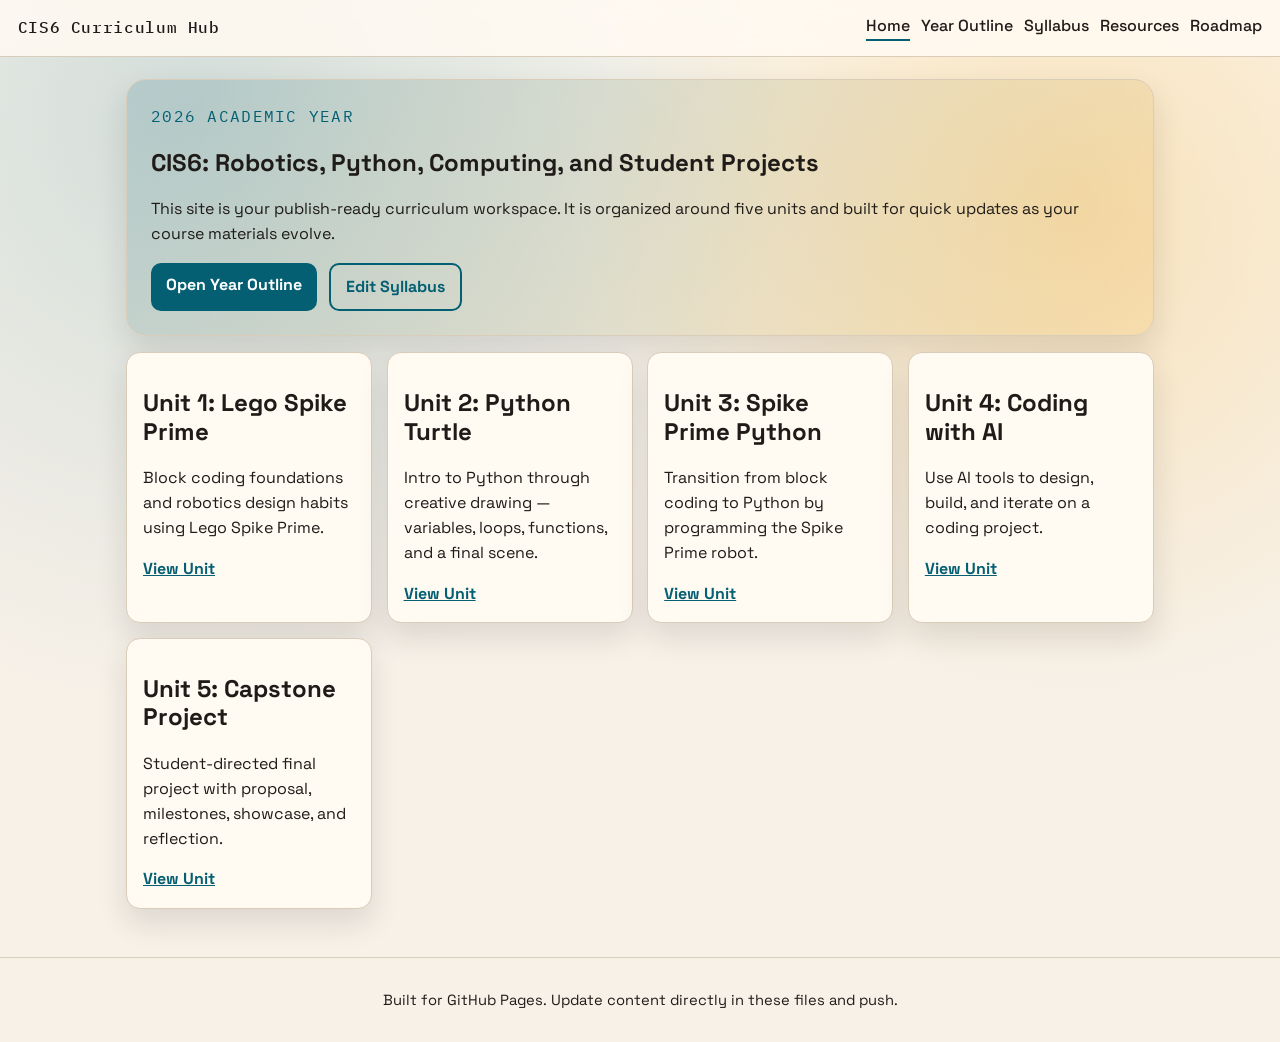
<file: index.html>
<!doctype html>
<html lang="en">
<head>
  <meta charset="utf-8" />
  <meta name="viewport" content="width=device-width, initial-scale=1" />
  <title>CIS6 Curriculum Hub</title>
  <meta name="description" content="CIS6 year-long curriculum planning and publishing hub." />
  <link rel="preconnect" href="https://fonts.googleapis.com" />
  <link rel="preconnect" href="https://fonts.gstatic.com" crossorigin />
  <link href="https://fonts.googleapis.com/css2?family=Space+Grotesk:wght@400;500;700&family=IBM+Plex+Mono:wght@400;500&display=swap" rel="stylesheet" />
  <link rel="stylesheet" href="assets/css/styles.css" />
</head>
<body>
  <header class="site-header">
    <div class="brand">CIS6 Curriculum Hub</div>
    <nav>
      <a href="index.html" class="active">Home</a>
      <a href="year-outline.html">Year Outline</a>
      <a href="syllabus.html">Syllabus</a>
      <a href="planning/resources.html">Resources</a>
      <a href="planning/roadmap.html">Roadmap</a>
    </nav>
  </header>

  <main>
    <section class="hero reveal">
      <p class="eyebrow">2026 Academic Year</p>
      <h1>CIS6: Robotics, Python, Computing, and Student Projects</h1>
      <p>
        This site is your publish-ready curriculum workspace. It is organized around
        five units and built for quick updates as your course materials evolve.
      </p>
      <div class="cta-row">
        <a class="button" href="year-outline.html">Open Year Outline</a>
        <a class="button ghost" href="syllabus.html">Edit Syllabus</a>
      </div>
    </section>

    <section class="grid reveal">
      <article class="card">
        <h2>Unit 1: Lego Spike Prime</h2>
        <p>Block coding foundations and robotics design habits using Lego Spike Prime.</p>
        <a href="units/term1-lego-blocks.html">View Unit</a>
      </article>
      <article class="card">
        <h2>Unit 2: Python Turtle</h2>
        <p>Intro to Python through creative drawing — variables, loops, functions, and a final scene.</p>
        <a href="units/term2-python-turtle.html">View Unit</a>
      </article>
      <article class="card">
        <h2>Unit 3: Spike Prime Python</h2>
        <p>Transition from block coding to Python by programming the Spike Prime robot.</p>
        <a href="units/term2-spike-python.html">View Unit</a>
      </article>
      <article class="card">
        <h2>Unit 4: Coding with AI</h2>
        <p>Use AI tools to design, build, and iterate on a coding project.</p>
        <a href="units/term3-pi-godot.html">View Unit</a>
      </article>
      <article class="card">
        <h2>Unit 5: Capstone Project</h2>
        <p>Student-directed final project with proposal, milestones, showcase, and reflection.</p>
        <a href="units/term4-capstone.html">View Unit</a>
      </article>
    </section>
  </main>

  <footer>
    <p>Built for GitHub Pages. Update content directly in these files and push.</p>
  </footer>

  <script src="assets/js/site.js"></script>
</body>
</html>
</file>
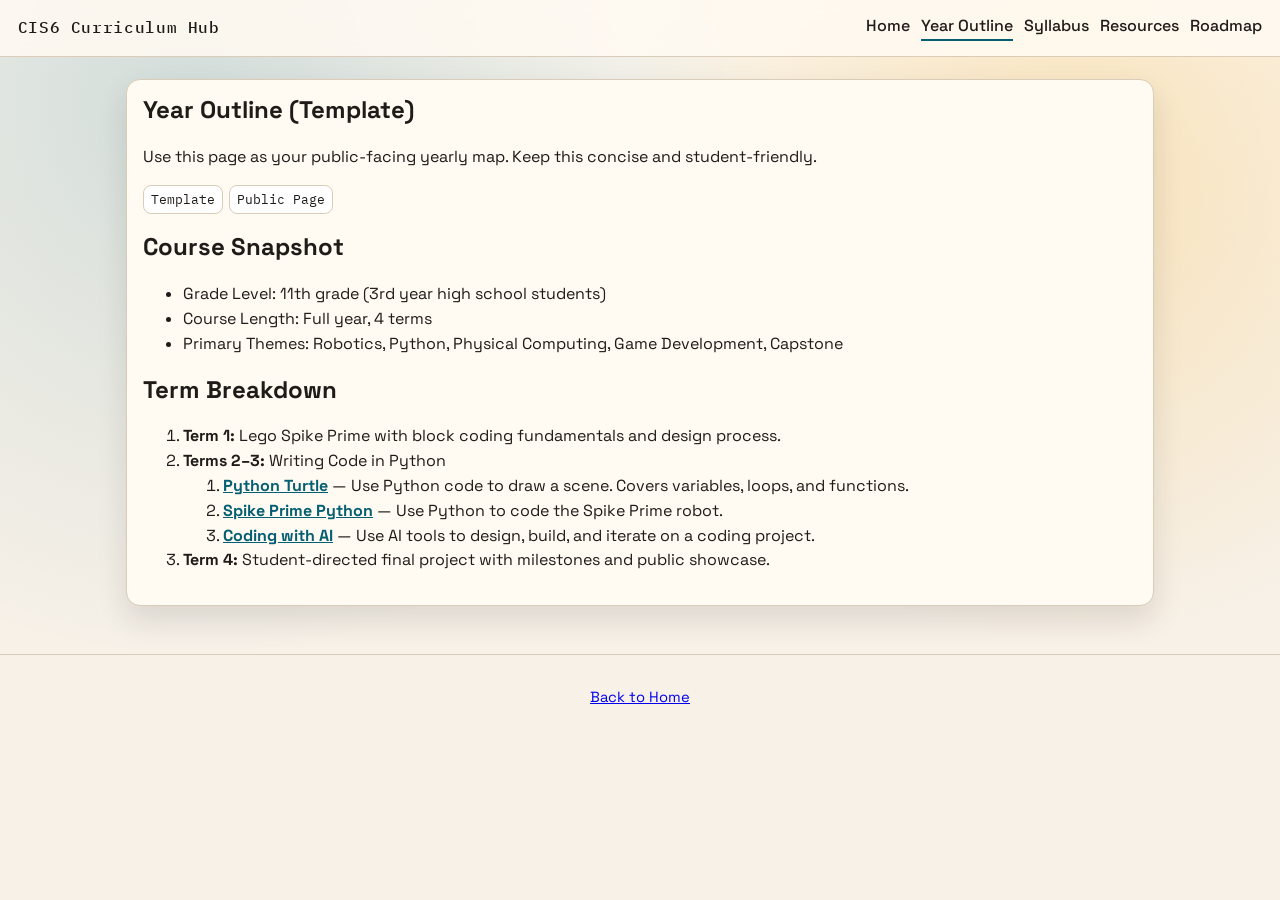
<file: year-outline.html>
<!doctype html>
<html lang="en">
<head>
  <meta charset="utf-8" />
  <meta name="viewport" content="width=device-width, initial-scale=1" />
  <title>Year Outline | CIS6</title>
  <link rel="preconnect" href="https://fonts.googleapis.com" />
  <link rel="preconnect" href="https://fonts.gstatic.com" crossorigin />
  <link href="https://fonts.googleapis.com/css2?family=Space+Grotesk:wght@400;500;700&family=IBM+Plex+Mono:wght@400;500&display=swap" rel="stylesheet" />
  <link rel="stylesheet" href="assets/css/styles.css" />
</head>
<body>
  <header class="site-header">
    <div class="brand">CIS6 Curriculum Hub</div>
    <nav>
      <a href="index.html">Home</a>
      <a href="year-outline.html" class="active">Year Outline</a>
      <a href="syllabus.html">Syllabus</a>
      <a href="planning/resources.html">Resources</a>
      <a href="planning/roadmap.html">Roadmap</a>
    </nav>
  </header>

  <main>
    <section class="content reveal">
      <h1>Year Outline (Template)</h1>
      <p>Use this page as your public-facing yearly map. Keep this concise and student-friendly.</p>
      <p><span class="template-tag">Template</span><span class="template-tag">Public Page</span></p>

      <h2>Course Snapshot</h2>
      <ul>
        <li>Grade Level: 11th grade (3rd year high school students)</li>
        <li>Course Length: Full year, 4 terms</li>
        <li>Primary Themes: Robotics, Python, Physical Computing, Game Development, Capstone</li>
      </ul>

      <h2>Term Breakdown</h2>
      <ol>
        <li><strong>Term 1:</strong> Lego Spike Prime with block coding fundamentals and design process.</li>
        <li><strong>Terms 2–3:</strong> Writing Code in Python
          <ol>
            <li><a href="units/term2-python-turtle.html">Python Turtle</a> — Use Python code to draw a scene. Covers variables, loops, and functions.</li>
            <li><a href="units/term2-spike-python.html">Spike Prime Python</a> — Use Python to code the Spike Prime robot.</li>
            <li><a href="units/term3-pi-godot.html">Coding with AI</a> — Use AI tools to design, build, and iterate on a coding project.</li>
          </ol>
        </li>
        <li><strong>Term 4:</strong> Student-directed final project with milestones and public showcase.</li>
      </ol>

    </section>
  </main>

  <footer>
    <p><a href="index.html">Back to Home</a></p>
  </footer>

  <script src="assets/js/site.js"></script>
</body>
</html>
</file>
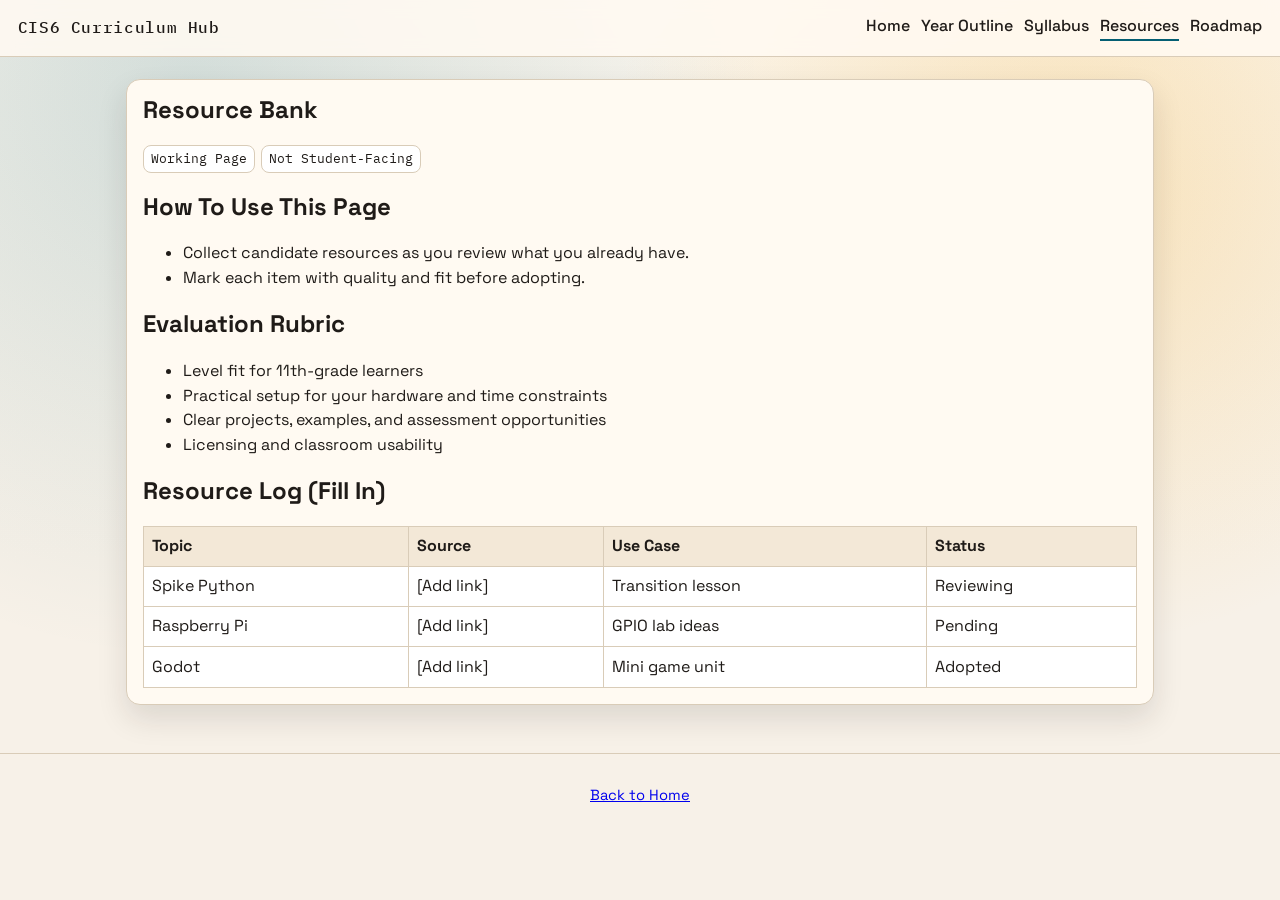
<file: planning/resources.html>
<!doctype html>
<html lang="en">
<head>
  <meta charset="utf-8" />
  <meta name="viewport" content="width=device-width, initial-scale=1" />
  <title>Resource Bank | CIS6</title>
  <link rel="preconnect" href="https://fonts.googleapis.com" />
  <link rel="preconnect" href="https://fonts.gstatic.com" crossorigin />
  <link href="https://fonts.googleapis.com/css2?family=Space+Grotesk:wght@400;500;700&family=IBM+Plex+Mono:wght@400;500&display=swap" rel="stylesheet" />
  <link rel="stylesheet" href="../assets/css/styles.css" />
</head>
<body>
  <header class="site-header">
    <div class="brand">CIS6 Curriculum Hub</div>
    <nav>
      <a href="../index.html">Home</a>
      <a href="../year-outline.html">Year Outline</a>
      <a href="../syllabus.html">Syllabus</a>
      <a href="resources.html" class="active">Resources</a>
      <a href="roadmap.html">Roadmap</a>
    </nav>
  </header>

  <main>
    <section class="content reveal">
      <h1>Resource Bank</h1>
      <p><span class="template-tag">Working Page</span><span class="template-tag">Not Student-Facing</span></p>

      <h2>How To Use This Page</h2>
      <ul>
        <li>Collect candidate resources as you review what you already have.</li>
        <li>Mark each item with quality and fit before adopting.</li>
      </ul>

      <h2>Evaluation Rubric</h2>
      <ul>
        <li>Level fit for 11th-grade learners</li>
        <li>Practical setup for your hardware and time constraints</li>
        <li>Clear projects, examples, and assessment opportunities</li>
        <li>Licensing and classroom usability</li>
      </ul>

      <h2>Resource Log (Fill In)</h2>
      <table>
        <thead>
          <tr><th>Topic</th><th>Source</th><th>Use Case</th><th>Status</th></tr>
        </thead>
        <tbody>
          <tr><td>Spike Python</td><td>[Add link]</td><td>Transition lesson</td><td>Reviewing</td></tr>
          <tr><td>Raspberry Pi</td><td>[Add link]</td><td>GPIO lab ideas</td><td>Pending</td></tr>
          <tr><td>Godot</td><td>[Add link]</td><td>Mini game unit</td><td>Adopted</td></tr>
        </tbody>
      </table>
    </section>
  </main>

  <footer>
    <p><a href="../index.html">Back to Home</a></p>
  </footer>

  <script src="../assets/js/site.js"></script>
</body>
</html>
</file>
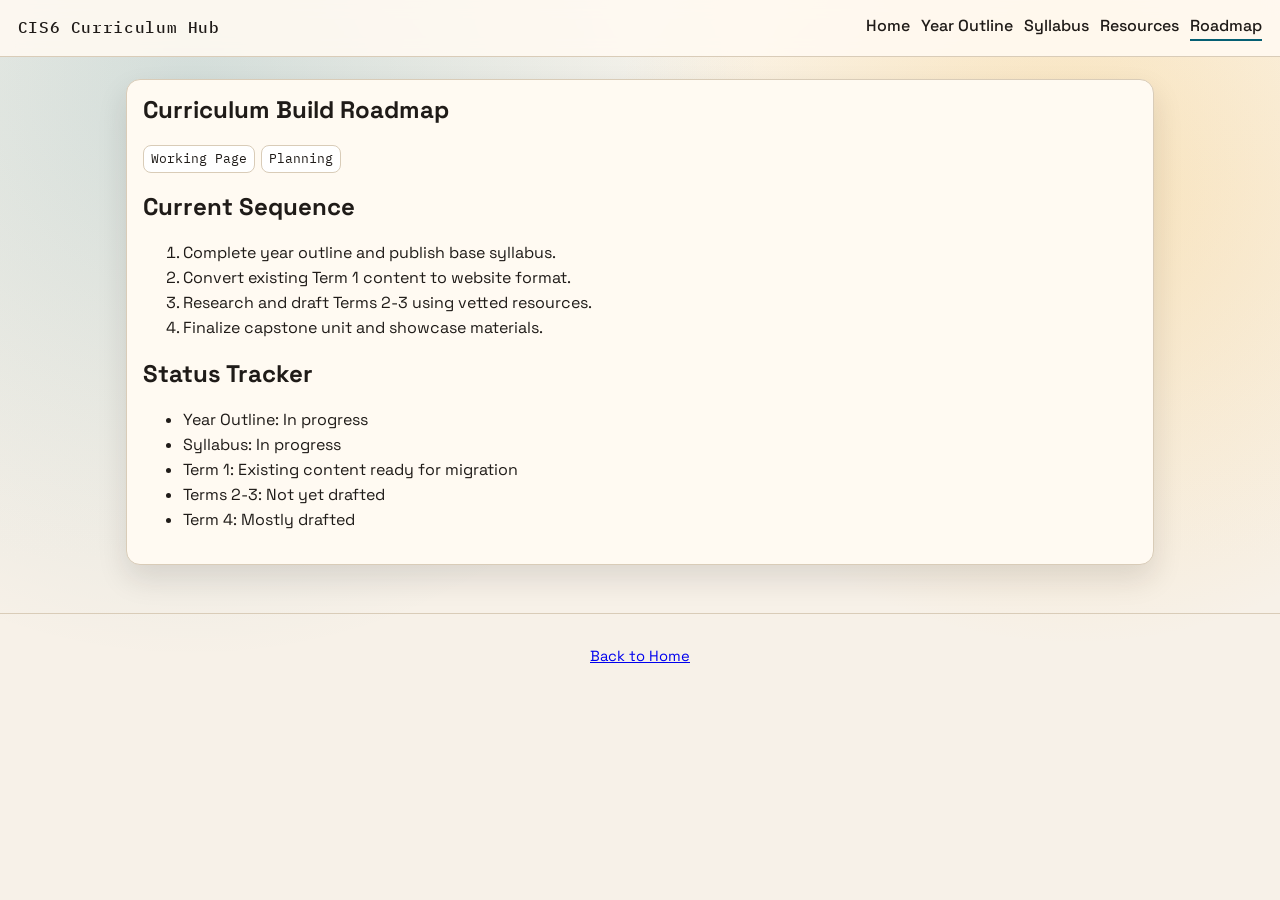
<file: planning/roadmap.html>
<!doctype html>
<html lang="en">
<head>
  <meta charset="utf-8" />
  <meta name="viewport" content="width=device-width, initial-scale=1" />
  <title>Build Roadmap | CIS6</title>
  <link rel="preconnect" href="https://fonts.googleapis.com" />
  <link rel="preconnect" href="https://fonts.gstatic.com" crossorigin />
  <link href="https://fonts.googleapis.com/css2?family=Space+Grotesk:wght@400;500;700&family=IBM+Plex+Mono:wght@400;500&display=swap" rel="stylesheet" />
  <link rel="stylesheet" href="../assets/css/styles.css" />
</head>
<body>
  <header class="site-header">
    <div class="brand">CIS6 Curriculum Hub</div>
    <nav>
      <a href="../index.html">Home</a>
      <a href="../year-outline.html">Year Outline</a>
      <a href="../syllabus.html">Syllabus</a>
      <a href="resources.html">Resources</a>
      <a href="roadmap.html" class="active">Roadmap</a>
    </nav>
  </header>

  <main>
    <section class="content reveal">
      <h1>Curriculum Build Roadmap</h1>
      <p><span class="template-tag">Working Page</span><span class="template-tag">Planning</span></p>

      <h2>Current Sequence</h2>
      <ol>
        <li>Complete year outline and publish base syllabus.</li>
        <li>Convert existing Term 1 content to website format.</li>
        <li>Research and draft Terms 2-3 using vetted resources.</li>
        <li>Finalize capstone unit and showcase materials.</li>
      </ol>

      <h2>Status Tracker</h2>
      <ul>
        <li>Year Outline: In progress</li>
        <li>Syllabus: In progress</li>
        <li>Term 1: Existing content ready for migration</li>
        <li>Terms 2-3: Not yet drafted</li>
        <li>Term 4: Mostly drafted</li>
      </ul>
    </section>
  </main>

  <footer>
    <p><a href="../index.html">Back to Home</a></p>
  </footer>

  <script src="../assets/js/site.js"></script>
</body>
</html>
</file>
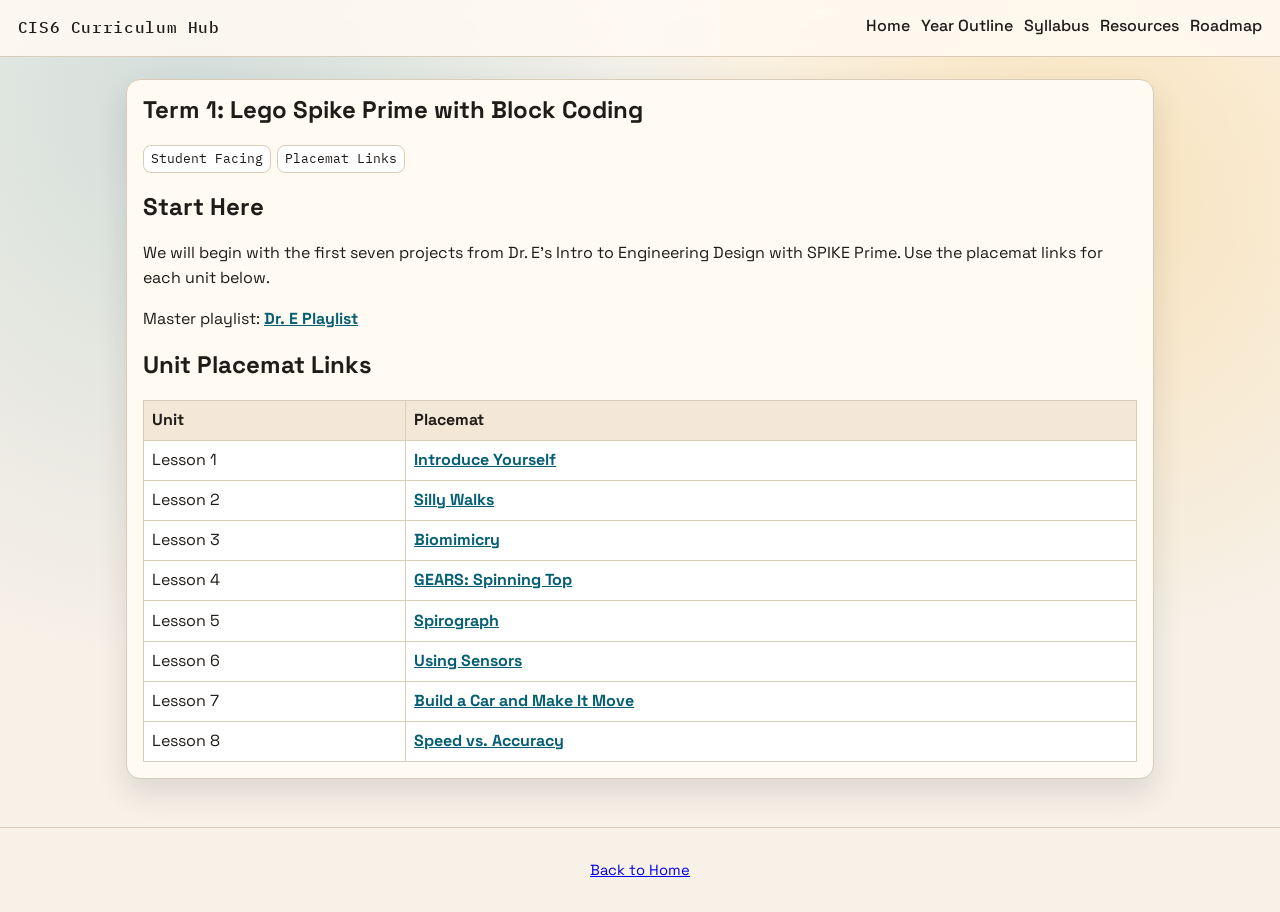
<file: units/term1-lego-blocks.html>
<!doctype html>
<html lang="en">
<head>
  <meta charset="utf-8" />
  <meta name="viewport" content="width=device-width, initial-scale=1" />
  <title>Term 1 Unit | CIS6</title>
  <link rel="preconnect" href="https://fonts.googleapis.com" />
  <link rel="preconnect" href="https://fonts.gstatic.com" crossorigin />
  <link href="https://fonts.googleapis.com/css2?family=Space+Grotesk:wght@400;500;700&family=IBM+Plex+Mono:wght@400;500&display=swap" rel="stylesheet" />
  <link rel="stylesheet" href="../assets/css/styles.css" />
</head>
<body>
  <header class="site-header">
    <div class="brand">CIS6 Curriculum Hub</div>
    <nav>
      <a href="../index.html">Home</a>
      <a href="../year-outline.html">Year Outline</a>
      <a href="../syllabus.html">Syllabus</a>
      <a href="../planning/resources.html">Resources</a>
      <a href="../planning/roadmap.html">Roadmap</a>
    </nav>
  </header>

  <main>
    <section class="content reveal">
      <h1>Term 1: Lego Spike Prime with Block Coding</h1>
      <p><span class="template-tag">Student Facing</span><span class="template-tag">Placemat Links</span></p>

      <h2>Start Here</h2>
      <p>
        We will begin with the first seven projects from Dr. E's Intro to Engineering Design with SPIKE Prime.
        Use the placemat links for each unit below.
      </p>
      <p>
        Master playlist:
        <a href="https://www.ceeoinnovations.org/RoboticsPlayground/playlists/dreplaylist.html" target="_blank" rel="noopener noreferrer">
          Dr. E Playlist
        </a>
      </p>

      <h2>Unit Placemat Links</h2>
      <table>
        <thead>
          <tr><th>Unit</th><th>Placemat</th></tr>
        </thead>
        <tbody>
          <tr><td>Lesson 1</td><td><a href="https://docs.google.com/presentation/d/1r1K0TKizaE_XP2avFrIxUk37LE5B9I2tPuhO_fhNyZ4/edit?usp=drive_link" target="_blank" rel="noopener noreferrer">Introduce Yourself</a></td></tr>
          <tr><td>Lesson 2</td><td><a href="https://docs.google.com/presentation/d/1DBSngRwxdxQ0ReL-p2lal87tHlD9yv-X_ZJ8o3RX1FQ/edit?usp=drive_link" target="_blank" rel="noopener noreferrer">Silly Walks</a></td></tr>
          <tr><td>Lesson 3</td><td><a href="https://docs.google.com/presentation/d/1mLNoNg6cLH-Zqh-xTlWYhzTQDMPUxDhsiY0puu7cf48/edit?usp=drive_link" target="_blank" rel="noopener noreferrer">Biomimicry</a> </td></tr>
          <tr><td>Lesson 4</td><td><a href="https://docs.google.com/presentation/d/1ClazsrAYYHD6r4-fTG1Wtpp696dcsPMrvqNfvBuCZSI/edit?usp=drive_link" target="_blank" rel="noopener noreferrer">GEARS: Spinning Top</a></td></tr>
          <tr><td>Lesson 5</td><td><a href="https://docs.google.com/presentation/d/1dMD-aCHZvMbJ1ZXP_rWi25YMBcTtPaie2jKxo66LOSU/edit?usp=drive_link" target="_blank" rel="noopener noreferrer">Spirograph</a></td></tr>
          <tr><td>Lesson 6</td><td><a href="https://docs.google.com/presentation/d/18bvVFhMl6s5gXtaQBaM9AdU3cpgPT_3b2eNEJVGSEXU/edit?slide=id.p#slide=id.p" target="_blank" rel="noopener noreferrer">Using Sensors</a></td></tr>
          <tr><td>Lesson 7</td><td><a href="https://docs.google.com/presentation/d/13ibQ_N_-LfyCtqRl5bfSGNvNza2nGkzTikIMp_dkexY/edit?slide=id.g3eea7016267_0_12#slide=id.g3eea7016267_0_12" target="_blank" rel="noopener noreferrer">Build a Car and Make It Move</a></td></tr>
          <tr><td>Lesson 8</td><td><a href="https://docs.google.com/presentation/d/14lGX4_ybQkE3dySUEUAV1pNEX1Hu5mGDs3fkw2lOamY/edit?slide=id.g3ea97d626ba_0_5#slide=id.g3ea97d626ba_0_5" target="_blank" rel="noopener noreferrer">Speed vs. Accuracy</a></td></tr>
        </tbody>
      </table>
    </section>
  </main>

  <footer>
    <p><a href="../index.html">Back to Home</a></p>
  </footer>

  <script src="../assets/js/site.js"></script>
</body>
</html>
</file>
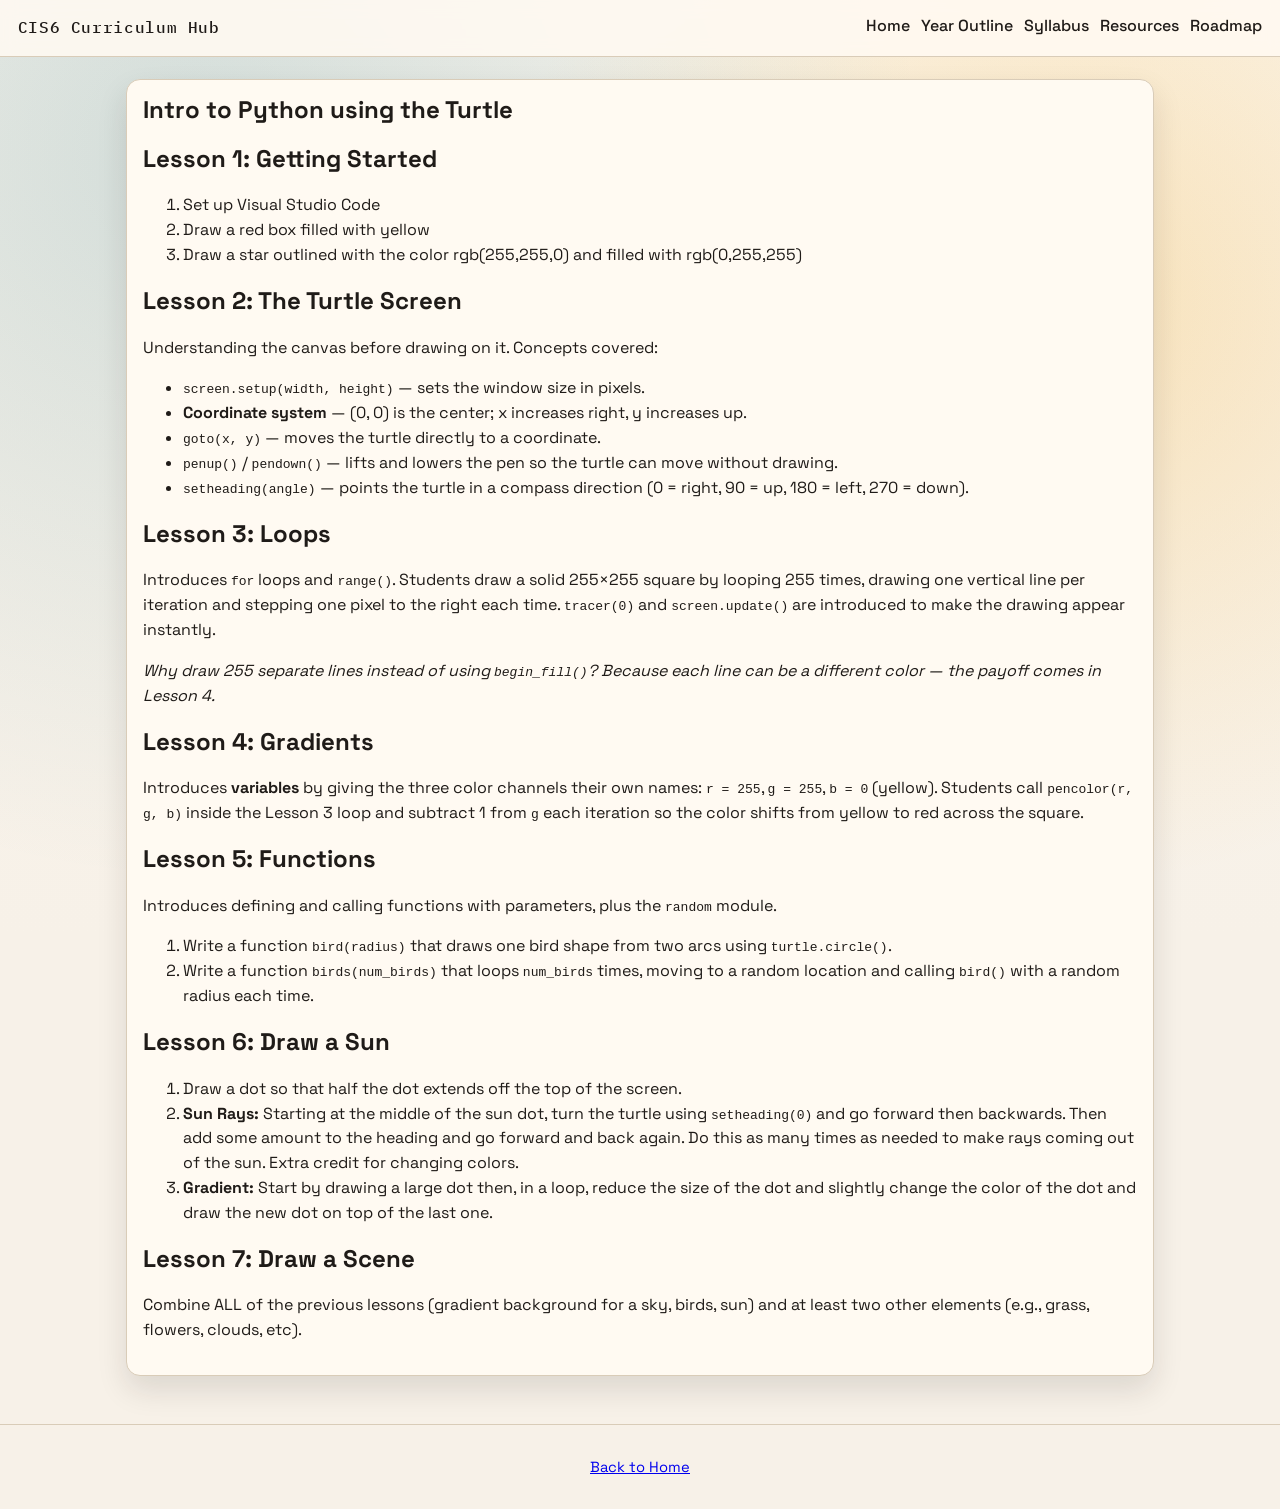
<file: units/term2-python-turtle.html>
<!doctype html>
<html lang="en">
<head>
  <meta charset="utf-8" />
  <meta name="viewport" content="width=device-width, initial-scale=1" />
  <title>Term 2: Python Turtle | CIS6</title>
  <link rel="preconnect" href="https://fonts.googleapis.com" />
  <link rel="preconnect" href="https://fonts.gstatic.com" crossorigin />
  <link href="https://fonts.googleapis.com/css2?family=Space+Grotesk:wght@400;500;700&family=IBM+Plex+Mono:wght@400;500&display=swap" rel="stylesheet" />
  <link rel="stylesheet" href="../assets/css/styles.css" />
</head>
<body>
  <header class="site-header">
    <div class="brand">CIS6 Curriculum Hub</div>
    <nav>
      <a href="../index.html">Home</a>
      <a href="../year-outline.html">Year Outline</a>
      <a href="../syllabus.html">Syllabus</a>
      <a href="../planning/resources.html">Resources</a>
      <a href="../planning/roadmap.html">Roadmap</a>
    </nav>
  </header>

  <main>
    <section class="content reveal">
      <h1>Intro to Python using the Turtle</h1>

      <h2>Lesson 1: Getting Started</h2>
      <ol>
        <li>Set up Visual Studio Code</li>
        <li>Draw a red box filled with yellow</li>
        <li>Draw a star outlined with the color rgb(255,255,0) and filled with rgb(0,255,255)</li>
      </ol>

      <h2>Lesson 2: The Turtle Screen</h2>
      <p>
        Understanding the canvas before drawing on it. Concepts covered:
      </p>
      <ul>
        <li><code>screen.setup(width, height)</code> — sets the window size in pixels.</li>
        <li><strong>Coordinate system</strong> — (0, 0) is the center; x increases right, y increases up.</li>
        <li><code>goto(x, y)</code> — moves the turtle directly to a coordinate.</li>
        <li><code>penup()</code> / <code>pendown()</code> — lifts and lowers the pen so the turtle can move without drawing.</li>
        <li><code>setheading(angle)</code> — points the turtle in a compass direction (0 = right, 90 = up, 180 = left, 270 = down).</li>
      </ul>

      <h2>Lesson 3: Loops</h2>
      <p>
        Introduces <code>for</code> loops and <code>range()</code>. Students draw a solid 255×255 square by
        looping 255 times, drawing one vertical line per iteration and stepping one pixel to the right each time.
        <code>tracer(0)</code> and <code>screen.update()</code> are introduced to make the drawing appear instantly.
      </p>
      <p>
        <em>Why draw 255 separate lines instead of using <code>begin_fill()</code>? Because each line can be a
        different color — the payoff comes in Lesson 4.</em>
      </p>

      <h2>Lesson 4: Gradients</h2>
      <p>
        Introduces <strong>variables</strong> by giving the three color channels their own names:
        <code>r = 255</code>, <code>g = 255</code>, <code>b = 0</code> (yellow).
        Students call <code>pencolor(r, g, b)</code> inside the Lesson 3 loop and subtract 1 from <code>g</code>
        each iteration so the color shifts from yellow to red across the square.
      </p>

      <h2>Lesson 5: Functions</h2>
      <p>Introduces defining and calling functions with parameters, plus the <code>random</code> module.</p>
      <ol>
        <li>Write a function <code>bird(radius)</code> that draws one bird shape from two arcs using <code>turtle.circle()</code>.</li>
        <li>Write a function <code>birds(num_birds)</code> that loops <code>num_birds</code> times, moving to a random location and calling <code>bird()</code> with a random radius each time.</li>
      </ol>

      <h2>Lesson 6: Draw a Sun</h2>
      <ol>
        <li>Draw a dot so that half the dot extends off the top of the screen.</li>
        <li><strong>Sun Rays:</strong> Starting at the middle of the sun dot, turn the turtle using <code>setheading(0)</code> and go forward then backwards. Then add some amount to the heading and go forward and back again. Do this as many times as needed to make rays coming out of the sun. Extra credit for changing colors.</li>
        <li><strong>Gradient:</strong> Start by drawing a large dot then, in a loop, reduce the size of the dot and slightly change the color of the dot and draw the new dot on top of the last one.</li>
      </ol>

      <h2>Lesson 7: Draw a Scene</h2>
      <p>
        Combine ALL of the previous lessons (gradient background for a sky, birds, sun) and at least two other
        elements (e.g., grass, flowers, clouds, etc).
      </p>
    </section>
  </main>

  <footer>
    <p><a href="../index.html">Back to Home</a></p>
  </footer>

  <script src="../assets/js/site.js"></script>
</body>
</html>
</file>
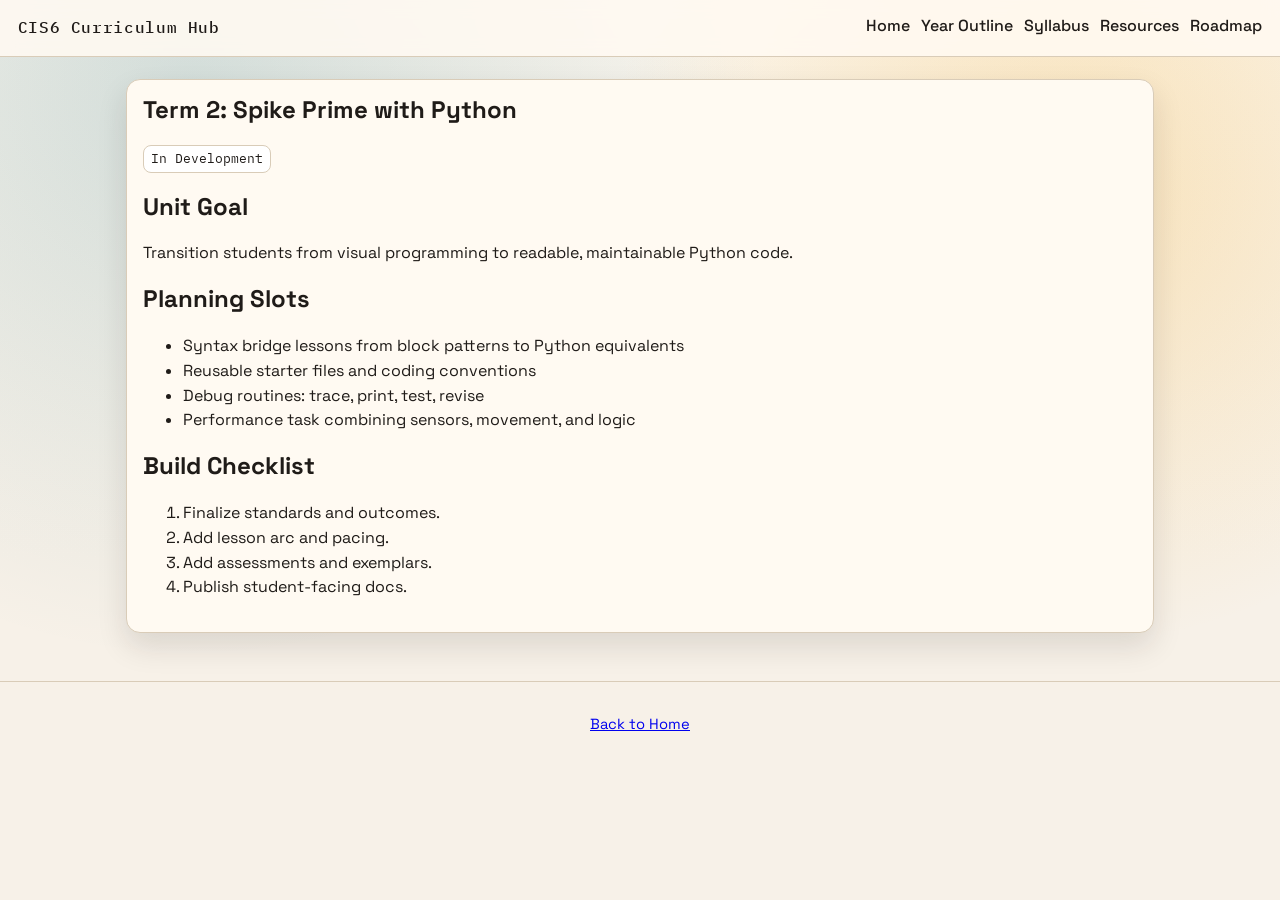
<file: units/term2-spike-python.html>
<!doctype html>
<html lang="en">
<head>
  <meta charset="utf-8" />
  <meta name="viewport" content="width=device-width, initial-scale=1" />
  <title>Term 2 Unit | CIS6</title>
  <link rel="preconnect" href="https://fonts.googleapis.com" />
  <link rel="preconnect" href="https://fonts.gstatic.com" crossorigin />
  <link href="https://fonts.googleapis.com/css2?family=Space+Grotesk:wght@400;500;700&family=IBM+Plex+Mono:wght@400;500&display=swap" rel="stylesheet" />
  <link rel="stylesheet" href="../assets/css/styles.css" />
</head>
<body>
  <header class="site-header">
    <div class="brand">CIS6 Curriculum Hub</div>
    <nav>
      <a href="../index.html">Home</a>
      <a href="../year-outline.html">Year Outline</a>
      <a href="../syllabus.html">Syllabus</a>
      <a href="../planning/resources.html">Resources</a>
      <a href="../planning/roadmap.html">Roadmap</a>
    </nav>
  </header>

  <main>
    <section class="content reveal">
      <h1>Term 2: Spike Prime with Python</h1>
      <p><span class="template-tag">In Development</span></p>

      <h2>Unit Goal</h2>
      <p>Transition students from visual programming to readable, maintainable Python code.</p>

      <h2>Planning Slots</h2>
      <ul>
        <li>Syntax bridge lessons from block patterns to Python equivalents</li>
        <li>Reusable starter files and coding conventions</li>
        <li>Debug routines: trace, print, test, revise</li>
        <li>Performance task combining sensors, movement, and logic</li>
      </ul>

      <h2>Build Checklist</h2>
      <ol>
        <li>Finalize standards and outcomes.</li>
        <li>Add lesson arc and pacing.</li>
        <li>Add assessments and exemplars.</li>
        <li>Publish student-facing docs.</li>
      </ol>
    </section>
  </main>

  <footer>
    <p><a href="../index.html">Back to Home</a></p>
  </footer>

  <script src="../assets/js/site.js"></script>
</body>
</html>
</file>
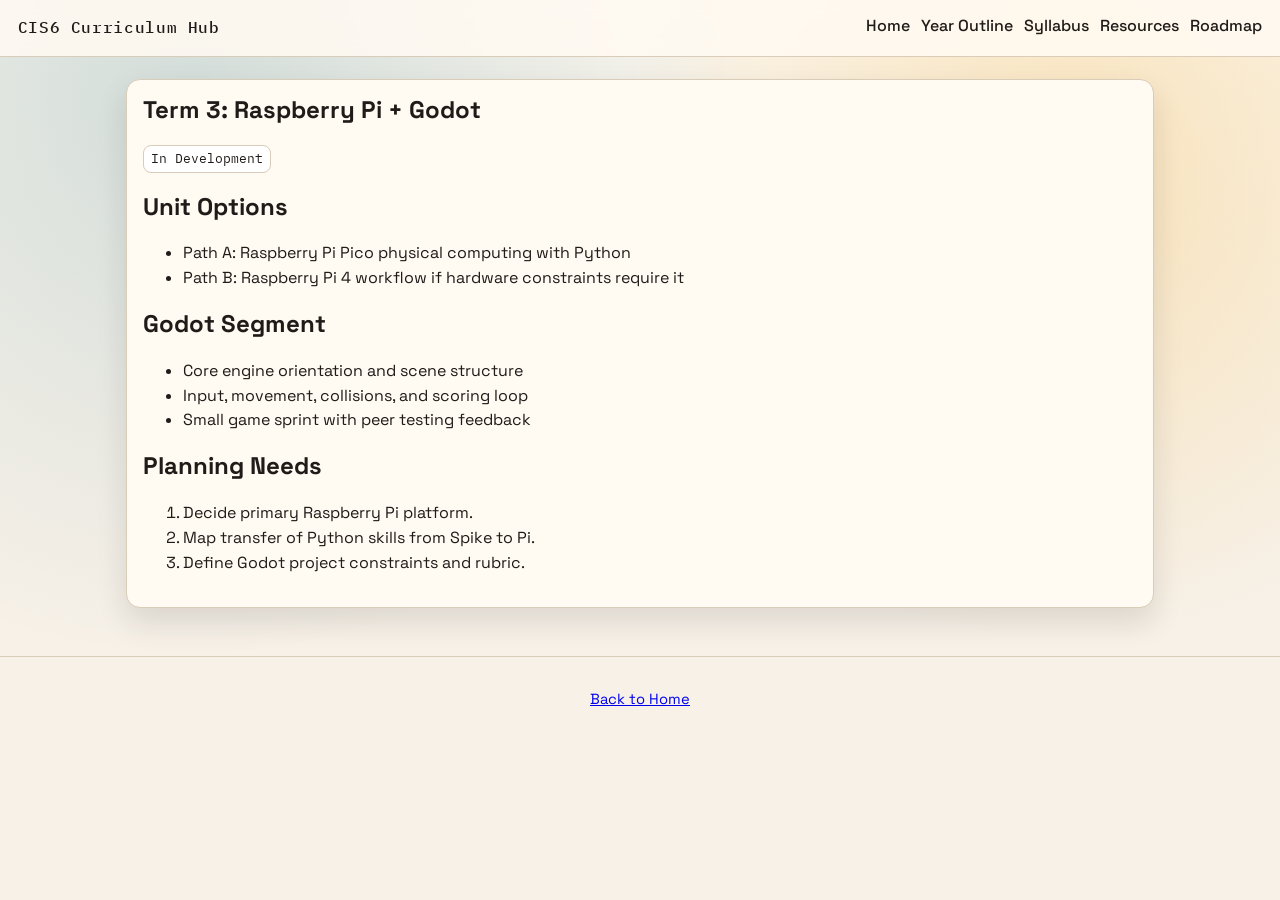
<file: units/term3-pi-godot.html>
<!doctype html>
<html lang="en">
<head>
  <meta charset="utf-8" />
  <meta name="viewport" content="width=device-width, initial-scale=1" />
  <title>Term 3 Unit | CIS6</title>
  <link rel="preconnect" href="https://fonts.googleapis.com" />
  <link rel="preconnect" href="https://fonts.gstatic.com" crossorigin />
  <link href="https://fonts.googleapis.com/css2?family=Space+Grotesk:wght@400;500;700&family=IBM+Plex+Mono:wght@400;500&display=swap" rel="stylesheet" />
  <link rel="stylesheet" href="../assets/css/styles.css" />
</head>
<body>
  <header class="site-header">
    <div class="brand">CIS6 Curriculum Hub</div>
    <nav>
      <a href="../index.html">Home</a>
      <a href="../year-outline.html">Year Outline</a>
      <a href="../syllabus.html">Syllabus</a>
      <a href="../planning/resources.html">Resources</a>
      <a href="../planning/roadmap.html">Roadmap</a>
    </nav>
  </header>

  <main>
    <section class="content reveal">
      <h1>Term 3: Raspberry Pi + Godot</h1>
      <p><span class="template-tag">In Development</span></p>

      <h2>Unit Options</h2>
      <ul>
        <li>Path A: Raspberry Pi Pico physical computing with Python</li>
        <li>Path B: Raspberry Pi 4 workflow if hardware constraints require it</li>
      </ul>

      <h2>Godot Segment</h2>
      <ul>
        <li>Core engine orientation and scene structure</li>
        <li>Input, movement, collisions, and scoring loop</li>
        <li>Small game sprint with peer testing feedback</li>
      </ul>

      <h2>Planning Needs</h2>
      <ol>
        <li>Decide primary Raspberry Pi platform.</li>
        <li>Map transfer of Python skills from Spike to Pi.</li>
        <li>Define Godot project constraints and rubric.</li>
      </ol>
    </section>
  </main>

  <footer>
    <p><a href="../index.html">Back to Home</a></p>
  </footer>

  <script src="../assets/js/site.js"></script>
</body>
</html>
</file>
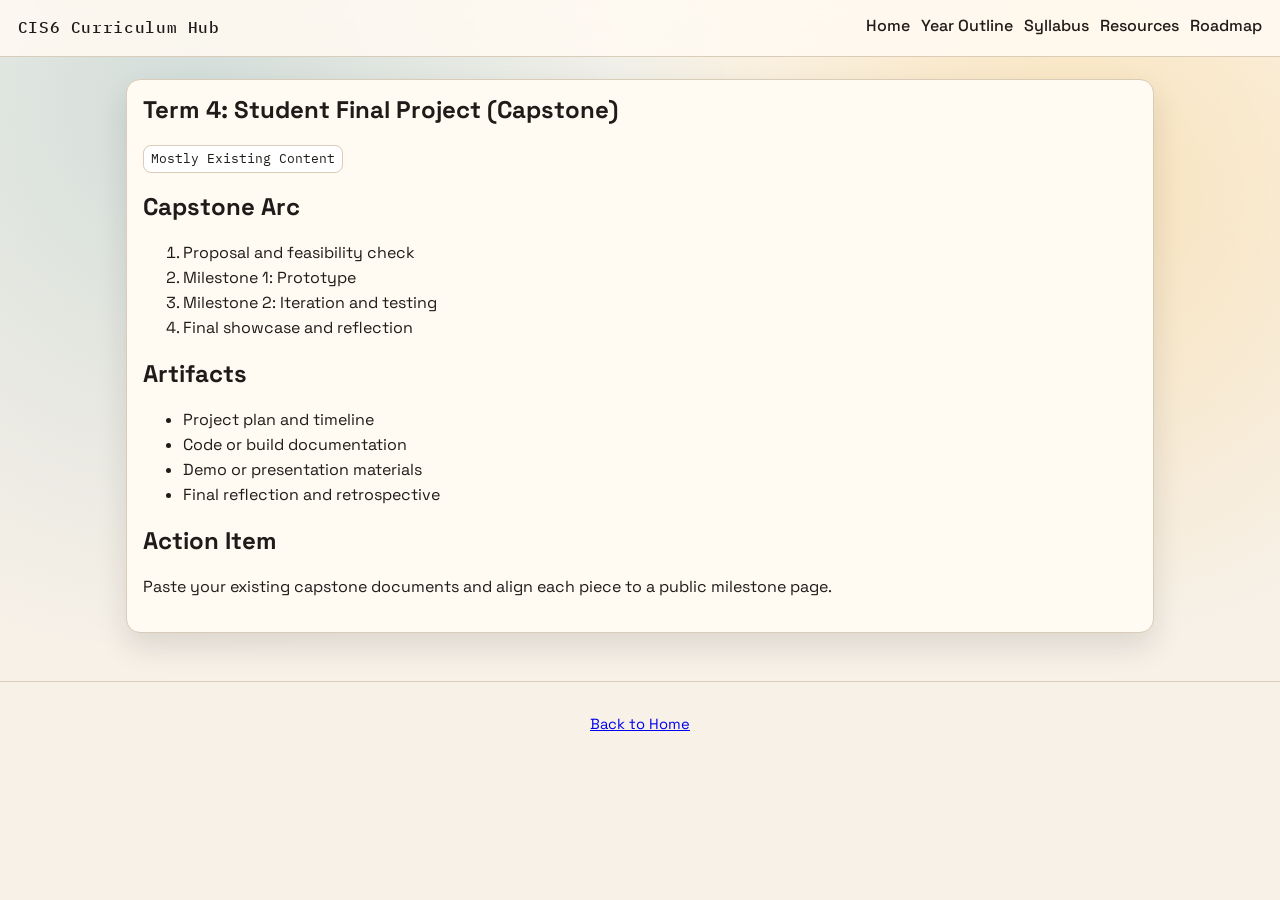
<file: units/term4-capstone.html>
<!doctype html>
<html lang="en">
<head>
  <meta charset="utf-8" />
  <meta name="viewport" content="width=device-width, initial-scale=1" />
  <title>Term 4 Unit | CIS6</title>
  <link rel="preconnect" href="https://fonts.googleapis.com" />
  <link rel="preconnect" href="https://fonts.gstatic.com" crossorigin />
  <link href="https://fonts.googleapis.com/css2?family=Space+Grotesk:wght@400;500;700&family=IBM+Plex+Mono:wght@400;500&display=swap" rel="stylesheet" />
  <link rel="stylesheet" href="../assets/css/styles.css" />
</head>
<body>
  <header class="site-header">
    <div class="brand">CIS6 Curriculum Hub</div>
    <nav>
      <a href="../index.html">Home</a>
      <a href="../year-outline.html">Year Outline</a>
      <a href="../syllabus.html">Syllabus</a>
      <a href="../planning/resources.html">Resources</a>
      <a href="../planning/roadmap.html">Roadmap</a>
    </nav>
  </header>

  <main>
    <section class="content reveal">
      <h1>Term 4: Student Final Project (Capstone)</h1>
      <p><span class="template-tag">Mostly Existing Content</span></p>

      <h2>Capstone Arc</h2>
      <ol>
        <li>Proposal and feasibility check</li>
        <li>Milestone 1: Prototype</li>
        <li>Milestone 2: Iteration and testing</li>
        <li>Final showcase and reflection</li>
      </ol>

      <h2>Artifacts</h2>
      <ul>
        <li>Project plan and timeline</li>
        <li>Code or build documentation</li>
        <li>Demo or presentation materials</li>
        <li>Final reflection and retrospective</li>
      </ul>

      <h2>Action Item</h2>
      <p>Paste your existing capstone documents and align each piece to a public milestone page.</p>
    </section>
  </main>

  <footer>
    <p><a href="../index.html">Back to Home</a></p>
  </footer>

  <script src="../assets/js/site.js"></script>
</body>
</html>
</file>
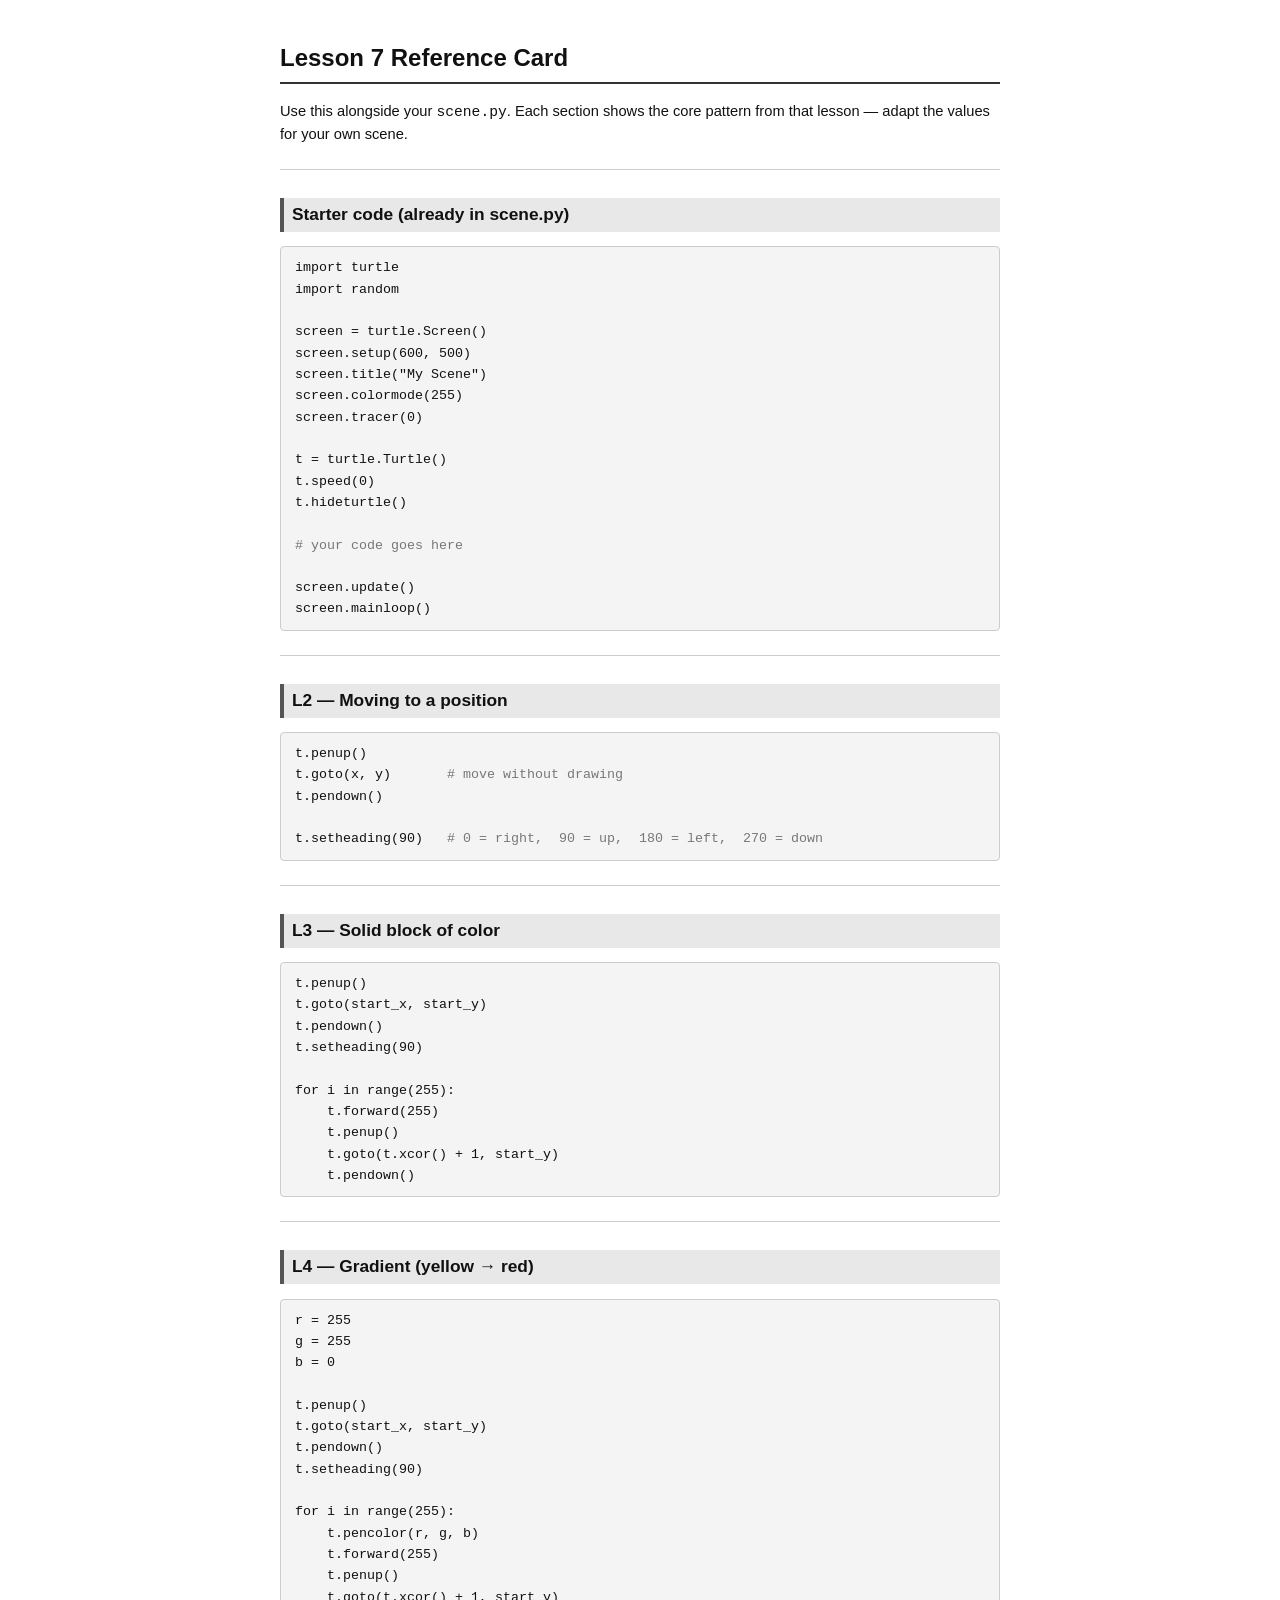
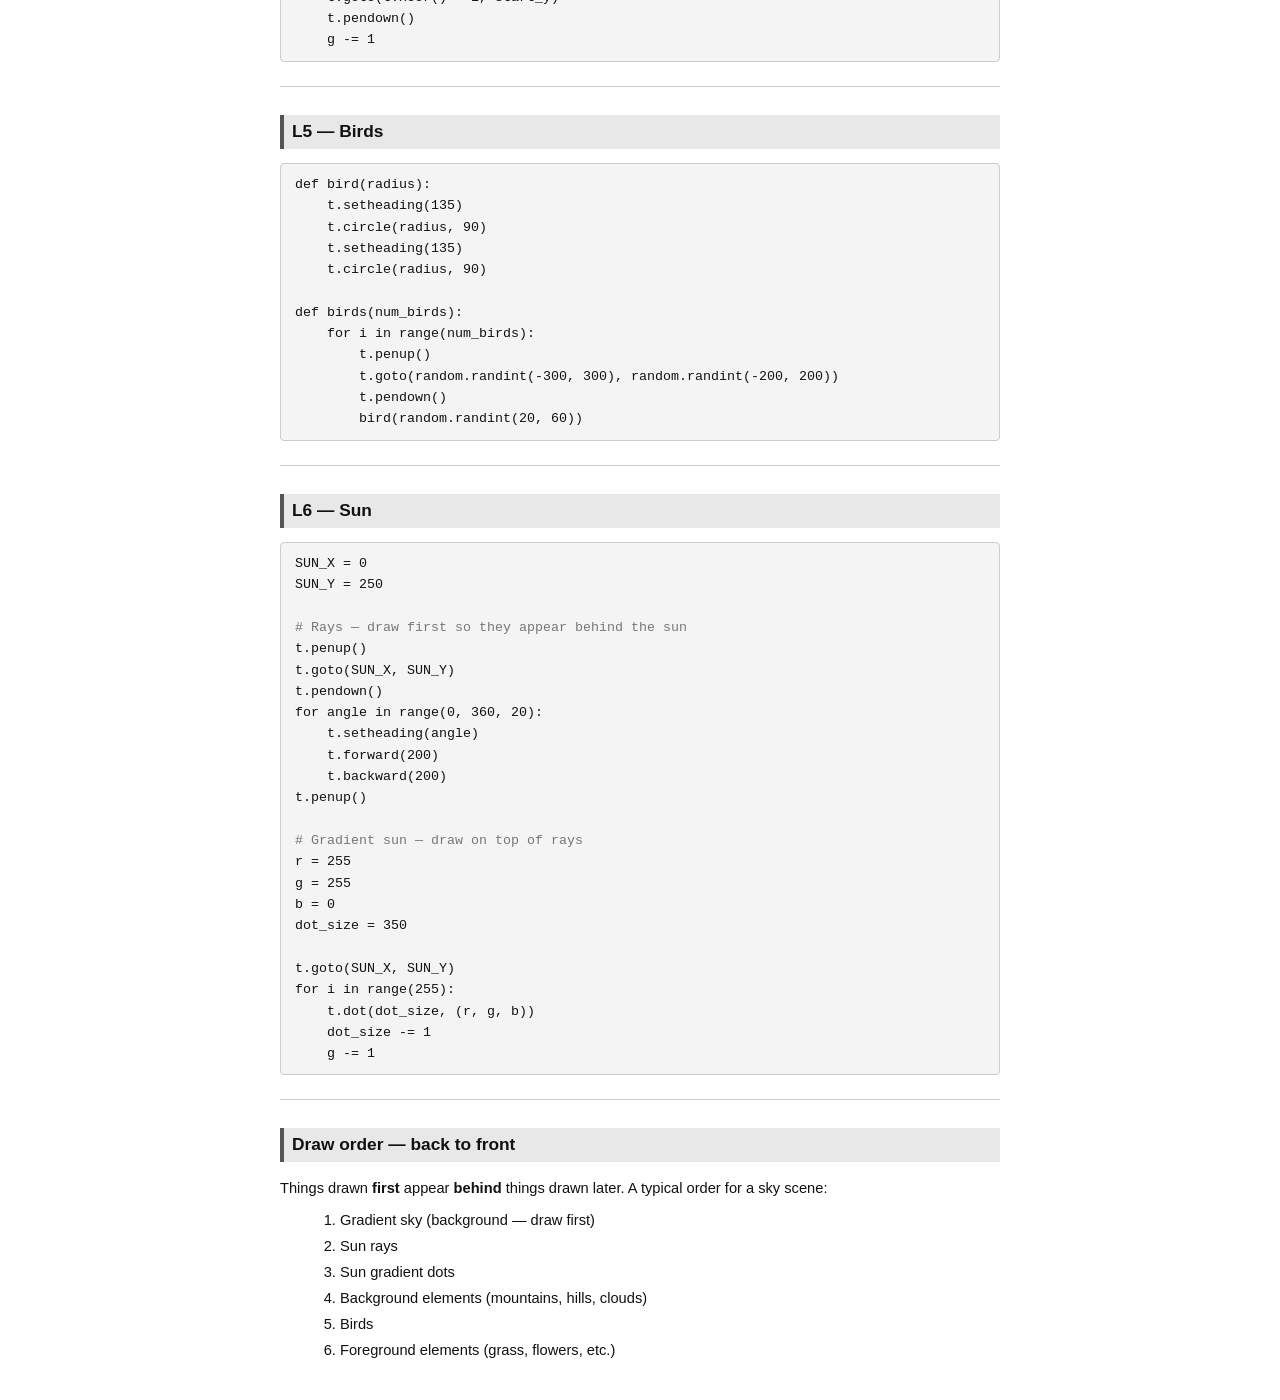
<file: worksheets/term2/lesson7-reference-card.html>
<!DOCTYPE html>
<html lang="en">
<head>
  <meta charset="UTF-8">
  <title>Lesson 7 Reference Card</title>
  <style>
    body {
      font-family: Arial, sans-serif;
      font-size: 11pt;
      max-width: 720px;
      margin: 40px auto;
      color: #111;
      line-height: 1.5;
    }
    h1 {
      font-size: 18pt;
      border-bottom: 2px solid #333;
      padding-bottom: 6px;
    }
    h2 {
      font-size: 13pt;
      background-color: #e8e8e8;
      padding: 4px 8px;
      margin-top: 28px;
      border-left: 4px solid #555;
    }
    p { margin: 6px 0 10px 0; }
    pre {
      background-color: #f4f4f4;
      border: 1px solid #ccc;
      border-radius: 4px;
      padding: 10px 14px;
      font-family: "Courier New", Courier, monospace;
      font-size: 10pt;
      line-height: 1.6;
      white-space: pre;
    }
    .comment { color: #777; }
    ol { margin: 6px 0 10px 20px; }
    li { margin-bottom: 4px; }
    hr { border: none; border-top: 1px solid #ccc; margin: 24px 0; }
  </style>
</head>
<body>

<h1>Lesson 7 Reference Card</h1>
<p>Use this alongside your <code>scene.py</code>. Each section shows the core pattern from that lesson — adapt the values for your own scene.</p>

<hr>

<h2>Starter code (already in scene.py)</h2>
<pre>import turtle
import random

screen = turtle.Screen()
screen.setup(600, 500)
screen.title("My Scene")
screen.colormode(255)
screen.tracer(0)

t = turtle.Turtle()
t.speed(0)
t.hideturtle()

<span class="comment"># your code goes here</span>

screen.update()
screen.mainloop()</pre>

<hr>

<h2>L2 — Moving to a position</h2>
<pre>t.penup()
t.goto(x, y)       <span class="comment"># move without drawing</span>
t.pendown()

t.setheading(90)   <span class="comment"># 0 = right,  90 = up,  180 = left,  270 = down</span></pre>

<hr>

<h2>L3 — Solid block of color</h2>
<pre>t.penup()
t.goto(start_x, start_y)
t.pendown()
t.setheading(90)

for i in range(255):
    t.forward(255)
    t.penup()
    t.goto(t.xcor() + 1, start_y)
    t.pendown()</pre>

<hr>

<h2>L4 — Gradient (yellow → red)</h2>
<pre>r = 255
g = 255
b = 0

t.penup()
t.goto(start_x, start_y)
t.pendown()
t.setheading(90)

for i in range(255):
    t.pencolor(r, g, b)
    t.forward(255)
    t.penup()
    t.goto(t.xcor() + 1, start_y)
    t.pendown()
    g -= 1</pre>

<hr>

<h2>L5 — Birds</h2>
<pre>def bird(radius):
    t.setheading(135)
    t.circle(radius, 90)
    t.setheading(135)
    t.circle(radius, 90)

def birds(num_birds):
    for i in range(num_birds):
        t.penup()
        t.goto(random.randint(-300, 300), random.randint(-200, 200))
        t.pendown()
        bird(random.randint(20, 60))</pre>

<hr>

<h2>L6 — Sun</h2>
<pre>SUN_X = 0
SUN_Y = 250

<span class="comment"># Rays — draw first so they appear behind the sun</span>
t.penup()
t.goto(SUN_X, SUN_Y)
t.pendown()
for angle in range(0, 360, 20):
    t.setheading(angle)
    t.forward(200)
    t.backward(200)
t.penup()

<span class="comment"># Gradient sun — draw on top of rays</span>
r = 255
g = 255
b = 0
dot_size = 350

t.goto(SUN_X, SUN_Y)
for i in range(255):
    t.dot(dot_size, (r, g, b))
    dot_size -= 1
    g -= 1</pre>

<hr>

<h2>Draw order — back to front</h2>
<p>Things drawn <strong>first</strong> appear <strong>behind</strong> things drawn later. A typical order for a sky scene:</p>
<ol>
  <li>Gradient sky (background — draw first)</li>
  <li>Sun rays</li>
  <li>Sun gradient dots</li>
  <li>Background elements (mountains, hills, clouds)</li>
  <li>Birds</li>
  <li>Foreground elements (grass, flowers, etc.)</li>
</ol>

</body>
</html>
</file>
<file: assets/css/styles.css>
:root {
  --bg: #f7f1e8;
  --ink: #1f1b18;
  --accent: #045f73;
  --accent-2: #f2a71b;
  --paper: #fffaf2;
  --line: #d9ccb8;
  --shadow: 0 14px 30px rgba(31, 27, 24, 0.12);
}

* {
  box-sizing: border-box;
}

html,
body {
  margin: 0;
  padding: 0;
}

body {
  font-family: "Space Grotesk", sans-serif;
  color: var(--ink);
  background:
    radial-gradient(circle at 15% 10%, rgba(4, 95, 115, 0.16), transparent 42%),
    radial-gradient(circle at 84% 20%, rgba(242, 167, 27, 0.24), transparent 36%),
    linear-gradient(180deg, #fbf6ee 0%, var(--bg) 62%);
  min-height: 100vh;
  line-height: 1.55;
}

.site-header {
  position: sticky;
  top: 0;
  z-index: 10;
  display: flex;
  justify-content: space-between;
  align-items: center;
  gap: 1rem;
  padding: 0.9rem 1.1rem;
  background: rgba(255, 250, 242, 0.88);
  border-bottom: 1px solid var(--line);
  backdrop-filter: blur(8px);
}

.brand {
  font-family: "IBM Plex Mono", monospace;
  font-weight: 500;
  letter-spacing: 0.04em;
}

nav {
  display: flex;
  flex-wrap: wrap;
  gap: 0.7rem;
}

nav a {
  text-decoration: none;
  color: var(--ink);
  font-weight: 500;
  border-bottom: 2px solid transparent;
}

nav a:hover,
nav a.active {
  border-bottom-color: var(--accent);
}

main {
  max-width: 1060px;
  margin: 0 auto;
  padding: 1.4rem 1rem 3rem;
}

.hero {
  background: linear-gradient(130deg, rgba(4, 95, 115, 0.16), rgba(242, 167, 27, 0.16));
  border: 1px solid var(--line);
  border-radius: 20px;
  padding: 1.5rem;
  box-shadow: var(--shadow);
}

.eyebrow {
  font-family: "IBM Plex Mono", monospace;
  text-transform: uppercase;
  letter-spacing: 0.08em;
  margin: 0;
  color: var(--accent);
}

h1,
h2,
h3 {
  line-height: 1.2;
}

.cta-row {
  display: flex;
  gap: 0.7rem;
  flex-wrap: wrap;
  margin-top: 1rem;
}

.button {
  display: inline-block;
  background: var(--accent);
  color: #ffffff;
  text-decoration: none;
  font-weight: 700;
  border-radius: 10px;
  padding: 0.6rem 0.95rem;
}

.button.ghost {
  background: transparent;
  color: var(--accent);
  border: 2px solid var(--accent);
}

.grid {
  display: grid;
  grid-template-columns: repeat(auto-fit, minmax(220px, 1fr));
  gap: 0.9rem;
  margin-top: 1rem;
}

.card,
.panel,
.content {
  background: var(--paper);
  border: 1px solid var(--line);
  border-radius: 14px;
  padding: 1rem;
  box-shadow: var(--shadow);
}

.content > *:first-child {
  margin-top: 0;
}

.content h2 {
  margin-top: 1.2rem;
}

table {
  width: 100%;
  border-collapse: collapse;
  margin-top: 0.6rem;
  background: #fff;
}

th,
td {
  text-align: left;
  border: 1px solid var(--line);
  padding: 0.45rem 0.5rem;
}

th {
  background: #f3e8d7;
}

.card a,
.content a,
.panel a {
  color: var(--accent);
  font-weight: 700;
}

.panel {
  margin-top: 1rem;
}

footer {
  border-top: 1px solid var(--line);
  text-align: center;
  padding: 1rem;
  font-size: 0.92rem;
}

.template-tag {
  display: inline-block;
  font-family: "IBM Plex Mono", monospace;
  font-size: 0.82rem;
  padding: 0.2rem 0.45rem;
  border-radius: 8px;
  border: 1px solid var(--line);
  background: #fff;
  margin-right: 0.35rem;
}

.reveal {
  opacity: 0;
  transform: translateY(16px);
  transition: opacity 500ms ease, transform 500ms ease;
}

.reveal.in {
  opacity: 1;
  transform: translateY(0);
}

@media (max-width: 640px) {
  .site-header {
    position: static;
    flex-direction: column;
    align-items: flex-start;
  }

  .hero {
    padding: 1.1rem;
  }
}
</file>
